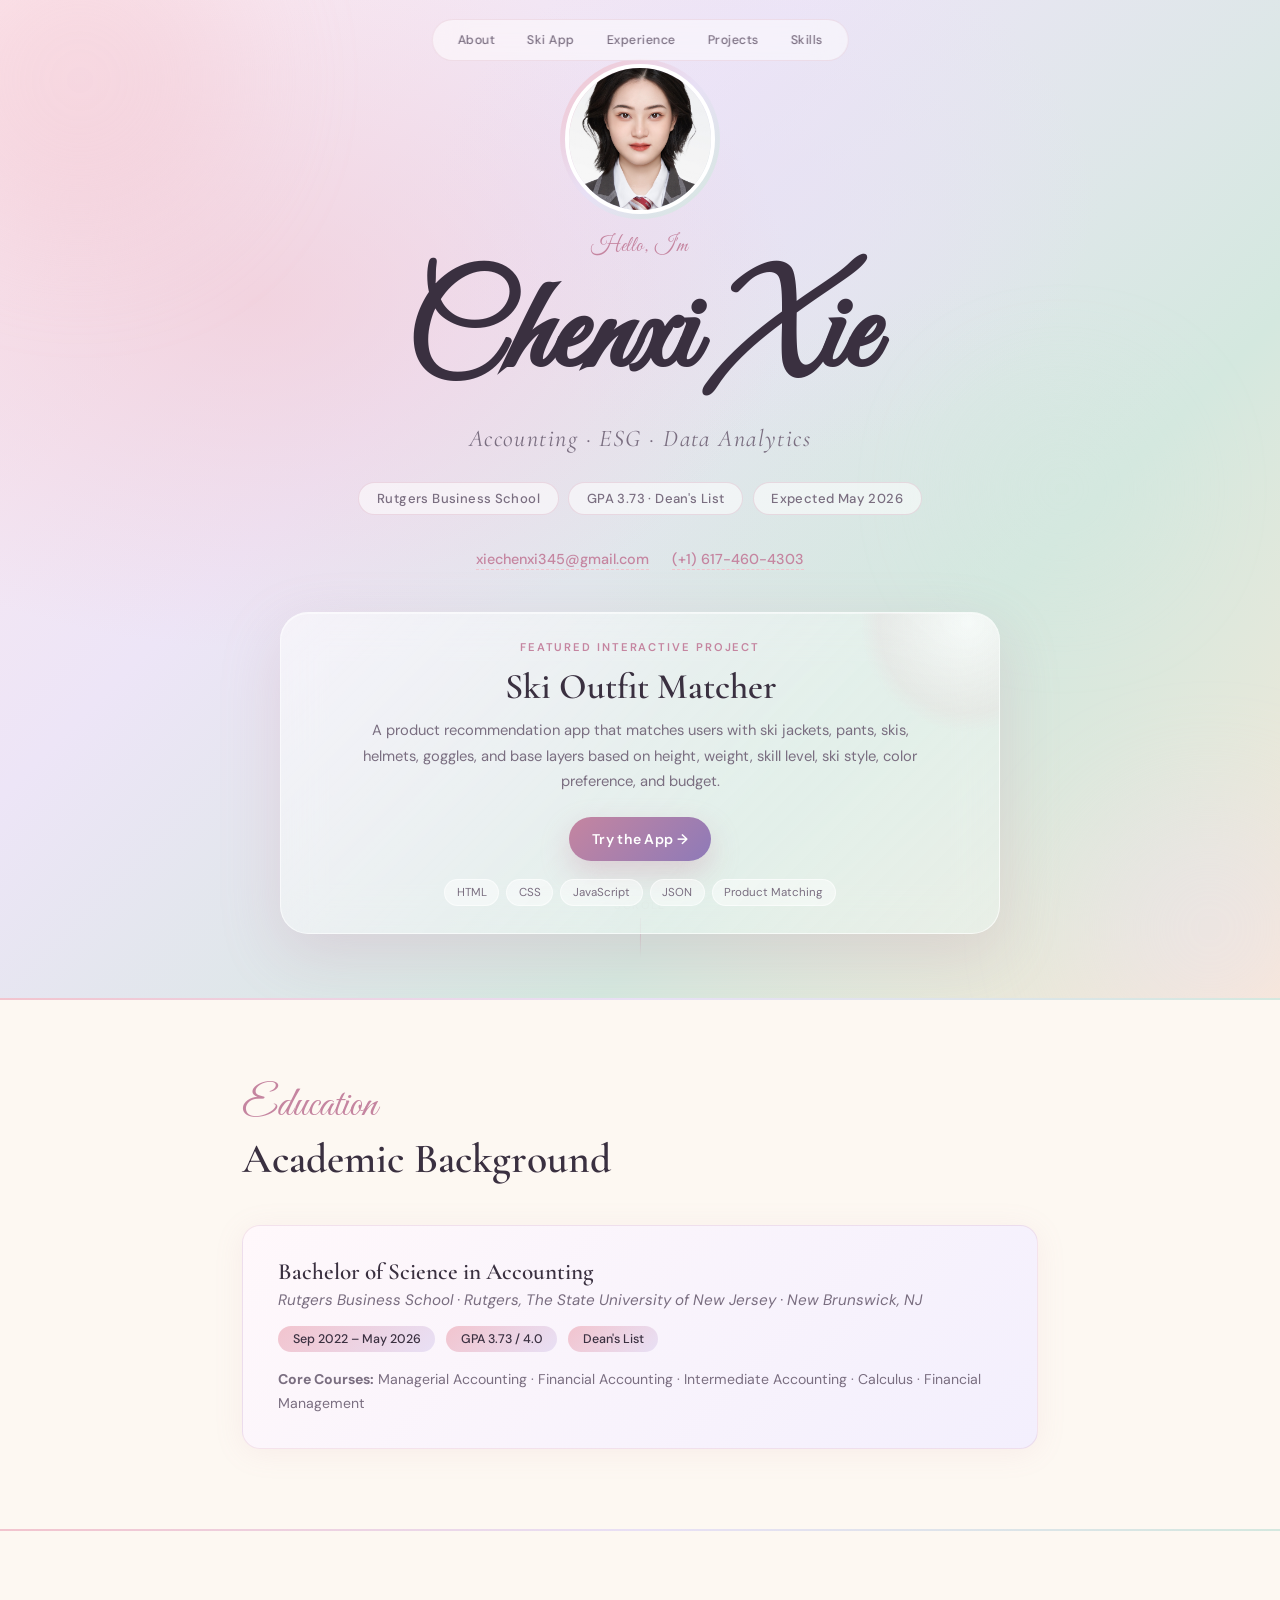
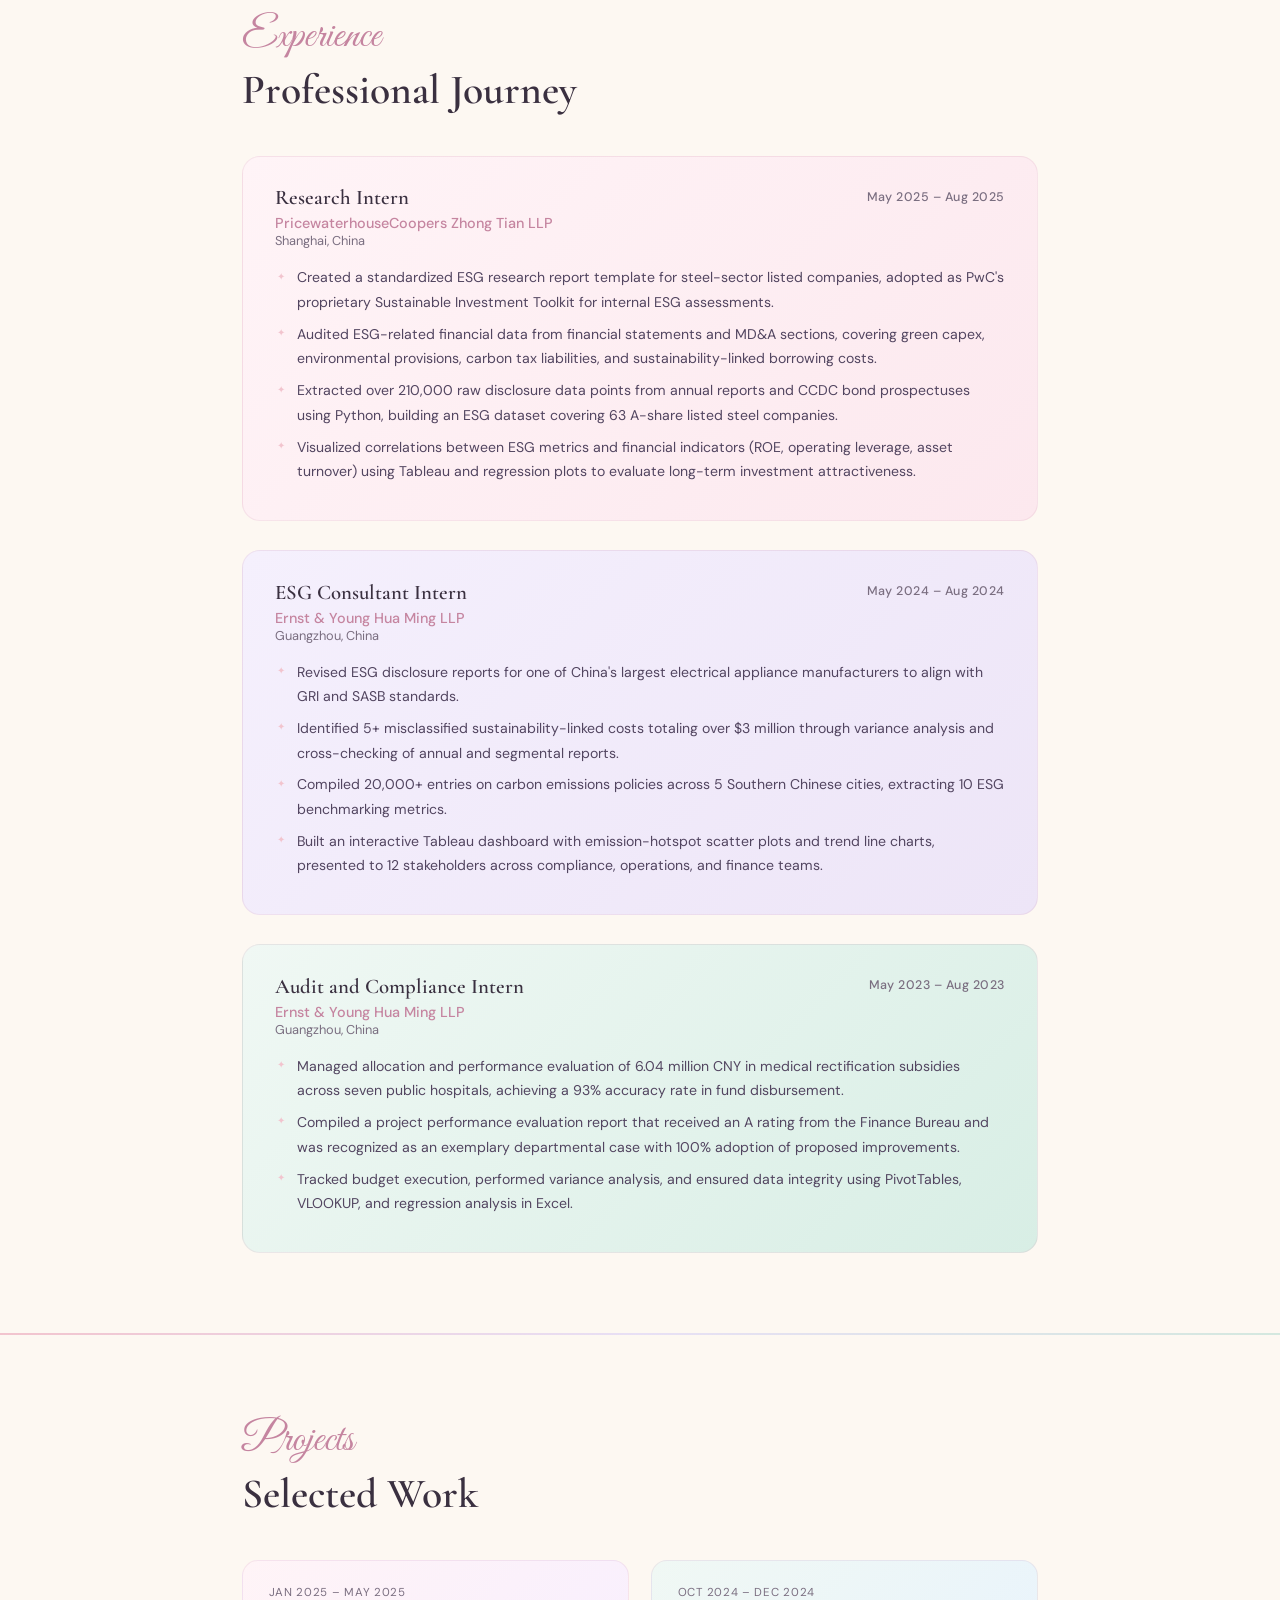
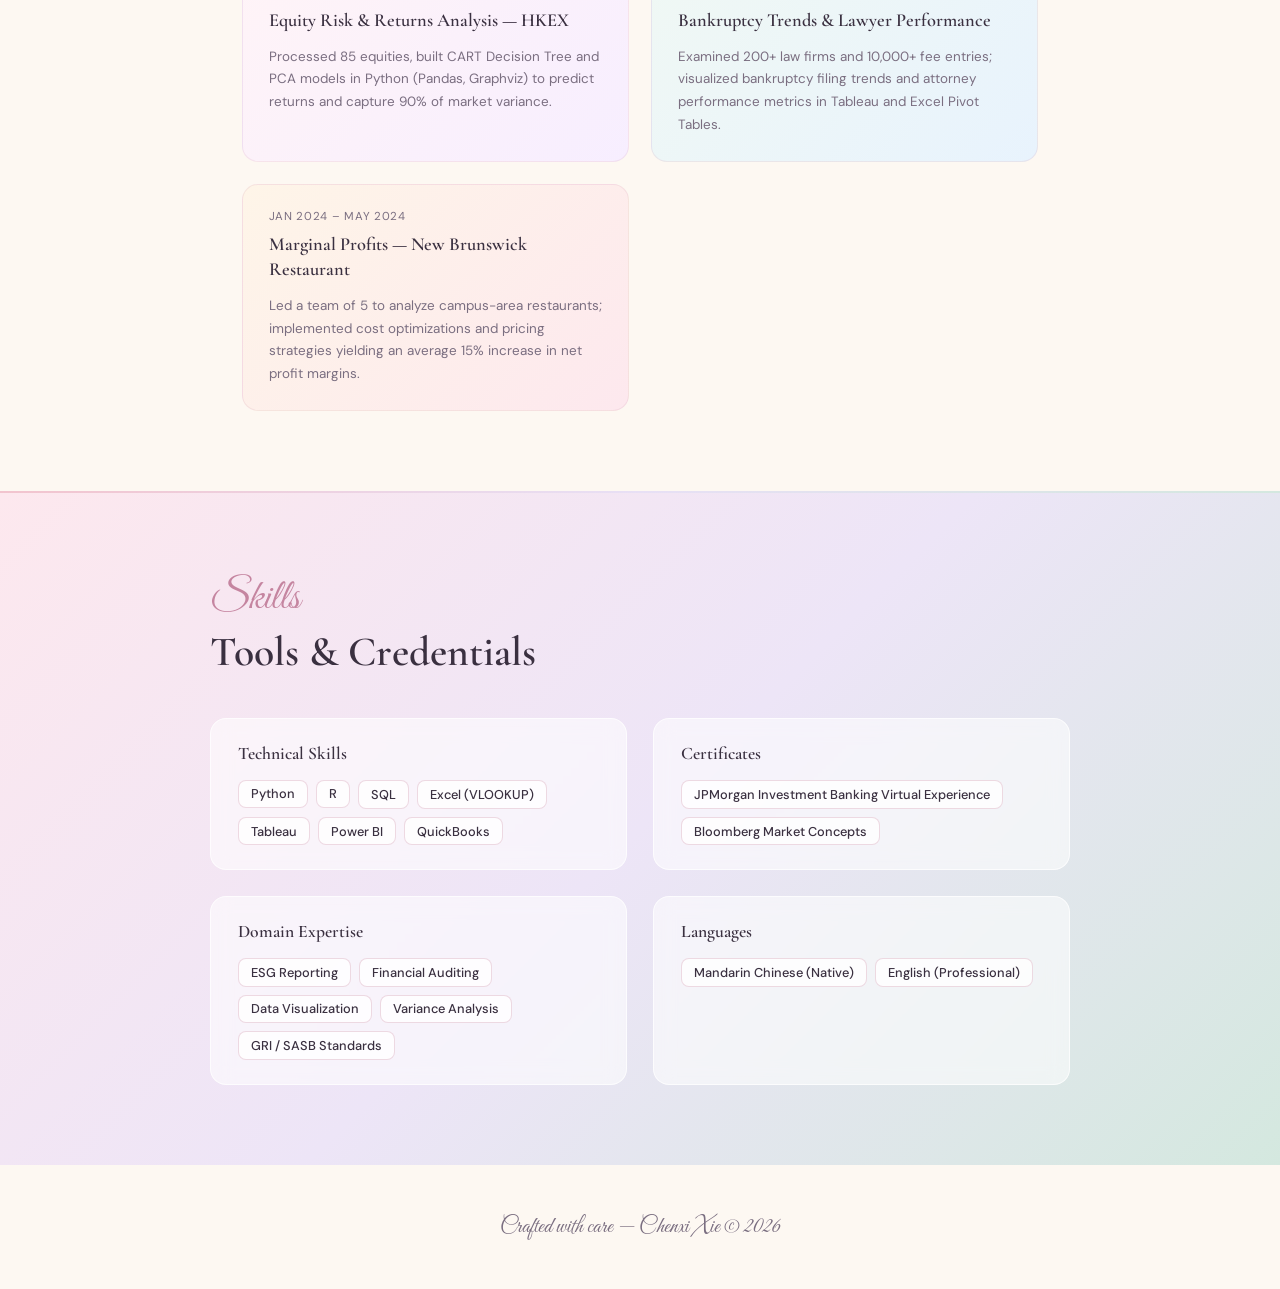
<file: index.html>
<!DOCTYPE html>
<!--
  ╔══════════════════════════════════════════════════════════════╗
  ║  GITHUB PAGES DEPLOYMENT                                    ║
  ║                                                              ║
  ║  File structure required:                                    ║
  ║  ├── index.html          ← this file (upload to root)       ║
  ║  └── Assets/                                                 ║
  ║       └── ProfilePic.jpeg ← your profile photo here         ║
  ║                                                              ║
  ║  Repository name must be:  username.github.io               ║
  ║  Settings → Pages → Source: Deploy from Branch → Main /root ║
  ╚══════════════════════════════════════════════════════════════╝
-->
<html lang="en">
<head>
  <meta charset="UTF-8" />
  <meta name="viewport" content="width=device-width, initial-scale=1.0"/>
  <title>Chenxi Xie — Personal Page</title>
  <link href="https://fonts.googleapis.com/css2?family=Cormorant+Garamond:ital,wght@0,300;0,400;0,600;1,300;1,400&family=DM+Sans:wght@300;400;500&family=Great+Vibes&display=swap" rel="stylesheet"/>
  <style>
    :root {
      --rose:     #f2c4ce;
      --blush:    #fde8ee;
      --lavender: #e8e0f5;
      --sage:     #d4e8df;
      --cream:    #fdf8f2;
      --peach:    #fce8d5;
      --text:     #3a3040;
      --muted:    #7a6e80;
      --accent:   #c585a0;
    }

    *, *::before, *::after { box-sizing: border-box; margin: 0; padding: 0; }

    html { scroll-behavior: smooth; }

    body {
      font-family: 'DM Sans', sans-serif;
      background: var(--cream);
      color: var(--text);
      overflow-x: hidden;
    }

    /* ─── HERO ─────────────────────────────────────────── */
    .hero {
      min-height: 100vh;
      display: flex;
      flex-direction: column;
      align-items: center;
      justify-content: center;
      text-align: center;
      position: relative;
      background: linear-gradient(135deg, #fde8ee 0%, #ede5f7 35%, #d4e8df 70%, #fce8d5 100%);
      padding: 4rem 2rem;
      overflow: hidden;
    }

    .hero::before {
      content: '';
      position: absolute;
      inset: 0;
      background:
        radial-gradient(ellipse 60% 50% at 20% 30%, rgba(242,196,206,0.55) 0%, transparent 70%),
        radial-gradient(ellipse 50% 60% at 80% 70%, rgba(212,232,223,0.50) 0%, transparent 70%),
        radial-gradient(ellipse 40% 40% at 60% 20%, rgba(232,224,245,0.60) 0%, transparent 65%);
      pointer-events: none;
    }

    /* floating blobs */
    .blob {
      position: absolute;
      border-radius: 50%;
      filter: blur(60px);
      opacity: 0.35;
      animation: float 8s ease-in-out infinite;
    }
    .blob1 { width: 320px; height: 320px; background: var(--rose);    top: -80px;  left: -80px;  animation-delay: 0s; }
    .blob2 { width: 260px; height: 260px; background: var(--lavender);bottom: -60px; right: -60px; animation-delay: 3s; }
    .blob3 { width: 180px; height: 180px; background: var(--sage);    top: 40%;   right: 10%;  animation-delay: 1.5s; }

    @keyframes float {
      0%, 100% { transform: translateY(0) scale(1); }
      50%       { transform: translateY(-20px) scale(1.04); }
    }

    .hero-tag {
      font-family: 'Great Vibes', cursive;
      font-size: 1.3rem;
      color: var(--accent);
      letter-spacing: 0.04em;
      margin-bottom: 0.5rem;
      opacity: 0;
      text-align: center;
      width: 100%;
      animation: fadeUp 0.8s 0.2s forwards;
    }

    .hero h1 {
      font-family: 'Great Vibes', cursive;
      font-size: clamp(4rem, 10vw, 8rem);
      color: var(--text);
      line-height: 1.1;
      opacity: 0;
      text-align: center;
      width: 100%;
      animation: fadeUp 0.9s 0.4s forwards;
    }

    .hero-sub {
      font-family: 'Cormorant Garamond', serif;
      font-size: clamp(1.1rem, 2.5vw, 1.5rem);
      font-style: italic;
      color: var(--muted);
      margin-top: 1rem;
      letter-spacing: 0.06em;
      opacity: 0;
      animation: fadeUp 0.9s 0.65s forwards;
    }

    .hero-pills {
      display: flex;
      flex-wrap: wrap;
      gap: 0.6rem;
      justify-content: center;
      margin-top: 1.8rem;
      opacity: 0;
      animation: fadeUp 0.9s 0.9s forwards;
    }

    .pill {
      background: rgba(255,255,255,0.55);
      backdrop-filter: blur(8px);
      border: 1px solid rgba(197,133,160,0.25);
      border-radius: 999px;
      padding: 0.45rem 1.1rem;
      font-size: 0.82rem;
      font-weight: 500;
      color: var(--muted);
      letter-spacing: 0.03em;
    }

    .contact-row {
      margin-top: 2.2rem;
      display: flex;
      gap: 1.4rem;
      flex-wrap: wrap;
      justify-content: center;
      opacity: 0;
      animation: fadeUp 0.9s 1.1s forwards;
    }

    .contact-row a {
      font-size: 0.9rem;
      font-weight: 500;
      color: var(--accent);
      text-decoration: none;
      border-bottom: 1px dashed var(--rose);
      padding-bottom: 1px;
      transition: color 0.2s, border-color 0.2s;
    }
    .contact-row a:hover { color: #a3607d; border-color: #a3607d; }

    @keyframes fadeUp {
      from { opacity: 0; transform: translateY(22px); }
      to   { opacity: 1; transform: translateY(0); }
    }


    /* ─── GLASS FEATURED APP CARD ───────────────────────── */
    .featured-app-card {
      position: relative;
      z-index: 2;
      width: min(720px, 92vw);
      margin-top: 2.6rem;
      padding: 1.7rem 1.9rem;
      border-radius: 28px;
      background: rgba(255, 255, 255, 0.36);
      border: 1px solid rgba(255, 255, 255, 0.62);
      box-shadow:
        0 20px 60px rgba(197, 133, 160, 0.22),
        inset 0 1px 0 rgba(255, 255, 255, 0.55);
      backdrop-filter: blur(20px);
      -webkit-backdrop-filter: blur(20px);
      overflow: hidden;
      opacity: 0;
      animation: fadeUp 0.9s 1.25s forwards;
    }

    .featured-app-card::before {
      content: '';
      position: absolute;
      width: 220px;
      height: 220px;
      border-radius: 50%;
      top: -100px;
      right: -80px;
      background: radial-gradient(circle, rgba(255,255,255,0.75), rgba(242,196,206,0.16) 58%, transparent 70%);
      pointer-events: none;
    }

    .featured-app-card::after {
      content: '';
      position: absolute;
      inset: 0;
      background: linear-gradient(135deg, rgba(255,255,255,0.28), transparent 45%, rgba(212,232,223,0.18));
      pointer-events: none;
    }

    .featured-app-content {
      position: relative;
      z-index: 1;
    }

    .featured-app-kicker {
      font-size: 0.7rem;
      letter-spacing: 0.17em;
      text-transform: uppercase;
      color: var(--accent);
      font-weight: 600;
      margin-bottom: 0.65rem;
    }

    .featured-app-title {
      font-family: 'Cormorant Garamond', serif;
      font-size: clamp(1.65rem, 4vw, 2.25rem);
      font-weight: 600;
      color: var(--text);
      margin-bottom: 0.65rem;
    }

    .featured-app-desc {
      max-width: 560px;
      margin: 0 auto;
      color: var(--muted);
      font-size: 0.92rem;
      line-height: 1.75;
    }

    .featured-app-actions {
      display: flex;
      justify-content: center;
      flex-wrap: wrap;
      gap: 0.85rem;
      margin-top: 1.35rem;
    }

    .featured-app-btn {
      display: inline-flex;
      align-items: center;
      justify-content: center;
      gap: 0.45rem;
      padding: 0.82rem 1.45rem;
      border-radius: 999px;
      text-decoration: none;
      font-size: 0.88rem;
      font-weight: 600;
      letter-spacing: 0.02em;
      color: white;
      background: linear-gradient(135deg, #c585a0, #8e7ab8);
      box-shadow: 0 12px 30px rgba(197, 133, 160, 0.32);
      transition: transform 0.25s ease, box-shadow 0.25s ease;
    }

    .featured-app-btn:hover {
      transform: translateY(-3px);
      box-shadow: 0 18px 40px rgba(197, 133, 160, 0.42);
    }

    .featured-app-tags {
      display: flex;
      justify-content: center;
      flex-wrap: wrap;
      gap: 0.45rem;
      margin-top: 1.1rem;
    }

    .featured-app-tag {
      border-radius: 999px;
      padding: 0.32rem 0.72rem;
      font-size: 0.72rem;
      color: var(--muted);
      background: rgba(255,255,255,0.48);
      border: 1px solid rgba(255,255,255,0.56);
    }

    /* ─── PROFILE PHOTO ────────────────────────────────── */
    .profile-photo-wrap {
      position: relative;
      width: 150px;
      height: 150px;
      margin-bottom: 1.2rem;
      opacity: 0;
      animation: fadeUp 0.9s 0.15s forwards;
    }

    .profile-photo-wrap::before {
      content: '';
      position: absolute;
      inset: -5px;
      border-radius: 50%;
      background: linear-gradient(135deg, var(--rose), var(--lavender), var(--sage));
      z-index: 0;
      animation: spinRing 6s linear infinite;
    }

    @keyframes spinRing {
      0%   { transform: rotate(0deg); }
      100% { transform: rotate(360deg); }
    }

    .profile-photo {
      position: relative;
      z-index: 1;
      width: 150px;
      height: 150px;
      border-radius: 50%;
      object-fit: cover;
      border: 4px solid white;
      display: block;
    }

    /* Fallback placeholder if image not found */
    .profile-photo-placeholder {
      position: relative;
      z-index: 1;
      width: 150px;
      height: 150px;
      border-radius: 50%;
      background: linear-gradient(135deg, var(--blush), var(--lavender));
      border: 4px solid white;
      display: flex;
      align-items: center;
      justify-content: center;
      font-family: 'Great Vibes', cursive;
      font-size: 3rem;
      color: var(--accent);
    }

    /* ─── SCROLL HINT ───────────────────────────────────── */
    .scroll-hint {
      position: absolute;
      bottom: 2.5rem;
      left: 50%;
      transform: translateX(-50%);
      display: flex;
      flex-direction: column;
      align-items: center;
      gap: 0.4rem;
      opacity: 0.5;
    }
    .scroll-hint span {
      font-size: 0.7rem;
      letter-spacing: 0.15em;
      text-transform: uppercase;
      color: var(--muted);
    }
    .scroll-line {
      width: 1px;
      height: 40px;
      background: linear-gradient(to bottom, var(--accent), transparent);
      animation: scrollPulse 2s ease-in-out infinite;
    }
    @keyframes scrollPulse {
      0%, 100% { transform: scaleY(1); opacity: 0.5; }
      50%       { transform: scaleY(0.5); opacity: 0.2; }
    }

    /* ─── SECTIONS ──────────────────────────────────────── */
    .section {
      max-width: 860px;
      margin: 0 auto;
      padding: 5rem 2rem;
    }

    .section-label {
      font-family: 'Great Vibes', cursive;
      font-size: 2.6rem;
      color: var(--accent);
      margin-bottom: 0.2rem;
    }

    .section-title {
      font-family: 'Cormorant Garamond', serif;
      font-size: clamp(1.8rem, 4vw, 2.6rem);
      font-weight: 600;
      color: var(--text);
      line-height: 1.2;
      margin-bottom: 2.5rem;
    }

    /* divider */
    .divider {
      width: 100%;
      height: 2px;
      background: linear-gradient(90deg, var(--rose) 0%, var(--lavender) 50%, var(--sage) 100%);
      border: none;
      margin: 0;
    }

    /* ─── EDUCATION ─────────────────────────────────────── */
    .edu-card {
      background: linear-gradient(135deg, #fff8fb 0%, #f3effd 100%);
      border-radius: 18px;
      border: 1px solid rgba(197,133,160,0.18);
      padding: 2rem 2.2rem;
      box-shadow: 0 4px 30px rgba(197,133,160,0.10);
    }

    .edu-card h3 {
      font-family: 'Cormorant Garamond', serif;
      font-size: 1.45rem;
      font-weight: 600;
      color: var(--text);
    }

    .edu-card .school {
      font-style: italic;
      color: var(--muted);
      font-size: 0.95rem;
      margin-top: 0.25rem;
    }

    .edu-meta {
      display: flex;
      flex-wrap: wrap;
      gap: 0.7rem;
      margin-top: 1rem;
    }

    .badge {
      background: linear-gradient(135deg, var(--rose), var(--lavender));
      border-radius: 999px;
      padding: 0.3rem 0.9rem;
      font-size: 0.78rem;
      font-weight: 500;
      color: var(--text);
    }

    .courses {
      margin-top: 1rem;
      font-size: 0.88rem;
      color: var(--muted);
      line-height: 1.7;
    }

    /* ─── EXPERIENCE ────────────────────────────────────── */
    .exp-list { display: flex; flex-direction: column; gap: 1.8rem; }

    .exp-card {
      border-radius: 18px;
      border: 1px solid rgba(197,133,160,0.15);
      padding: 1.8rem 2rem;
      position: relative;
      overflow: hidden;
      transition: box-shadow 0.3s, transform 0.3s;
    }
    .exp-card:hover {
      box-shadow: 0 8px 40px rgba(197,133,160,0.18);
      transform: translateY(-3px);
    }

    .exp-card.pwc  { background: linear-gradient(135deg, #fff4f7 0%, #fce8ee 100%); }
    .exp-card.ey1  { background: linear-gradient(135deg, #f5f0fd 0%, #ede5f7 100%); }
    .exp-card.ey2  { background: linear-gradient(135deg, #f0f8f4 0%, #d8eee5 100%); }

    .exp-header {
      display: flex;
      justify-content: space-between;
      align-items: flex-start;
      flex-wrap: wrap;
      gap: 0.5rem;
    }

    .exp-title {
      font-family: 'Cormorant Garamond', serif;
      font-size: 1.3rem;
      font-weight: 600;
    }

    .exp-period {
      font-size: 0.78rem;
      color: var(--muted);
      font-weight: 500;
      letter-spacing: 0.04em;
      white-space: nowrap;
      padding-top: 0.2rem;
    }

    .exp-company {
      font-size: 0.9rem;
      color: var(--accent);
      font-weight: 500;
      margin-top: 0.25rem;
    }

    .exp-location {
      font-size: 0.8rem;
      color: var(--muted);
    }

    .exp-bullets {
      margin-top: 1rem;
      padding-left: 1.1rem;
    }

    .exp-bullets li {
      font-size: 0.88rem;
      color: #524560;
      line-height: 1.75;
      margin-bottom: 0.45rem;
      list-style: none;
      padding-left: 0.3rem;
      position: relative;
    }

    .exp-bullets li::before {
      content: '✦';
      position: absolute;
      left: -1rem;
      color: var(--rose);
      font-size: 0.6rem;
      top: 0.35em;
    }

    /* ─── PROJECTS ──────────────────────────────────────── */
    .proj-grid {
      display: grid;
      grid-template-columns: repeat(auto-fill, minmax(270px, 1fr));
      gap: 1.4rem;
    }

    .proj-card {
      border-radius: 16px;
      padding: 1.5rem 1.6rem;
      border: 1px solid rgba(197,133,160,0.15);
      transition: transform 0.3s, box-shadow 0.3s;
    }
    .proj-card:hover {
      transform: translateY(-4px);
      box-shadow: 0 10px 35px rgba(197,133,160,0.18);
    }

    .proj-card:nth-child(1) { background: linear-gradient(135deg, #fff4f7, #f7eeff); }
    .proj-card:nth-child(2) { background: linear-gradient(135deg, #f0f8f4, #e8f3fd); }
    .proj-card:nth-child(3) { background: linear-gradient(135deg, #fef5e8, #fde8ee); }

    .proj-period {
      font-size: 0.72rem;
      color: var(--muted);
      letter-spacing: 0.06em;
      text-transform: uppercase;
      margin-bottom: 0.5rem;
    }

    .proj-name {
      font-family: 'Cormorant Garamond', serif;
      font-size: 1.15rem;
      font-weight: 600;
      color: var(--text);
      line-height: 1.35;
      margin-bottom: 0.8rem;
    }

    .proj-desc {
      font-size: 0.84rem;
      color: var(--muted);
      line-height: 1.7;
    }

    /* ─── SKILLS ────────────────────────────────────────── */
    .skills-section {
      background: linear-gradient(135deg, #fde8ee 0%, #ede5f7 50%, #d4e8df 100%);
      padding: 5rem 2rem;
    }

    .skills-inner { max-width: 860px; margin: 0 auto; }

    .skills-grid {
      display: grid;
      grid-template-columns: 1fr 1fr;
      gap: 1.6rem;
      margin-top: 2.5rem;
    }

    @media (max-width: 540px) { .skills-grid { grid-template-columns: 1fr; } }

    .skill-block {
      background: rgba(255,255,255,0.55);
      backdrop-filter: blur(10px);
      border-radius: 16px;
      border: 1px solid rgba(255,255,255,0.7);
      padding: 1.5rem 1.7rem;
    }

    .skill-block h4 {
      font-family: 'Cormorant Garamond', serif;
      font-size: 1.1rem;
      font-weight: 600;
      color: var(--text);
      margin-bottom: 1rem;
    }

    .skill-tags {
      display: flex;
      flex-wrap: wrap;
      gap: 0.5rem;
    }

    .skill-tag {
      background: rgba(255,255,255,0.8);
      border: 1px solid rgba(197,133,160,0.3);
      border-radius: 8px;
      padding: 0.3rem 0.75rem;
      font-size: 0.8rem;
      color: var(--text);
      font-weight: 500;
    }

    /* ─── FOOTER ────────────────────────────────────────── */
    footer {
      text-align: center;
      padding: 3rem 2rem;
      font-family: 'Great Vibes', cursive;
      font-size: 1.4rem;
      color: var(--muted);
      background: var(--cream);
    }

    /* ─── NAV ───────────────────────────────────────────── */
    nav {
      position: fixed;
      top: 1.2rem;
      left: 50%;
      transform: translateX(-50%);
      z-index: 100;
      display: flex;
      gap: 0.3rem;
      background: rgba(255,255,255,0.5);
      backdrop-filter: blur(16px);
      border: 1px solid rgba(197,133,160,0.2);
      border-radius: 999px;
      padding: 0.4rem 0.7rem;
    }

    nav a {
      font-size: 0.78rem;
      font-weight: 500;
      color: var(--muted);
      text-decoration: none;
      padding: 0.35rem 0.85rem;
      border-radius: 999px;
      letter-spacing: 0.04em;
      transition: background 0.2s, color 0.2s;
    }
    nav a:hover {
      background: rgba(197,133,160,0.15);
      color: var(--accent);
    }

    /* ─── APPEAR ON SCROLL ──────────────────────────────── */
    .reveal {
      opacity: 0;
      transform: translateY(30px);
      transition: opacity 0.7s ease, transform 0.7s ease;
    }
    .reveal.visible {
      opacity: 1;
      transform: translateY(0);
    }
  </style>
</head>
<body>

  <nav>
    <a href="#about">About</a>
    <a href="#ski-app">Ski App</a>
    <a href="#experience">Experience</a>
    <a href="#projects">Projects</a>
    <a href="#skills">Skills</a>
  </nav>

  <!-- ── HERO ── -->
  <section class="hero" id="about">
    <div class="blob blob1"></div>
    <div class="blob blob2"></div>
    <div class="blob blob3"></div>

    <div class="profile-photo-wrap">
      <img
        class="profile-photo"
        src="Assets/ProfilePic2.jpeg"
        alt="Chenxi Xie"
        onerror="this.style.display='none'; this.nextElementSibling.style.display='flex';"
      />
      <div class="profile-photo-placeholder" style="display:none;">C</div>
    </div>

    <p class="hero-tag">Hello, I'm</p>
    <h1>Chenxi Xie</h1>

    <p class="hero-sub">Accounting · ESG · Data Analytics</p>

    <div class="hero-pills">
      <span class="pill">Rutgers Business School</span>
      <span class="pill">GPA 3.73 · Dean's List</span>
      <span class="pill">Expected May 2026</span>
    </div>

    <div class="contact-row">
      <a href="mailto:xiechenxi345@gmail.com">xiechenxi345@gmail.com</a>
      <a href="tel:+16174604303">(+1) 617-460-4303</a>
    </div>


    <!-- ── FEATURED SKI APP BUTTON CARD ── -->
    <div class="featured-app-card" id="ski-app">
      <div class="featured-app-content">
        <p class="featured-app-kicker">Featured Interactive Project</p>
        <h2 class="featured-app-title">Ski Outfit Matcher</h2>
        <p class="featured-app-desc">
          A product recommendation app that matches users with ski jackets, pants, skis, helmets, goggles, and base layers based on height, weight, skill level, ski style, color preference, and budget.
        </p>

        <div class="featured-app-actions">
          <a class="featured-app-btn" href="ski.html" target="_blank" rel="noopener noreferrer">
            Try the App →
          </a>
        </div>

        <div class="featured-app-tags">
          <span class="featured-app-tag">HTML</span>
          <span class="featured-app-tag">CSS</span>
          <span class="featured-app-tag">JavaScript</span>
          <span class="featured-app-tag">JSON</span>
          <span class="featured-app-tag">Product Matching</span>
        </div>
      </div>
    </div>

    <div class="scroll-hint">
      <span>Scroll</span>
      <div class="scroll-line"></div>
    </div>
  </section>

  <hr class="divider">

  <!-- ── EDUCATION ── -->
  <section class="section" id="education">
    <div class="reveal">
      <p class="section-label">Education</p>
      <h2 class="section-title">Academic Background</h2>
    </div>
    <div class="reveal edu-card">
      <h3>Bachelor of Science in Accounting</h3>
      <p class="school">Rutgers Business School · Rutgers, The State University of New Jersey · New Brunswick, NJ</p>
      <div class="edu-meta">
        <span class="badge">Sep 2022 – May 2026</span>
        <span class="badge">GPA 3.73 / 4.0</span>
        <span class="badge">Dean's List</span>
      </div>
      <p class="courses"><strong>Core Courses:</strong> Managerial Accounting · Financial Accounting · Intermediate Accounting · Calculus · Financial Management</p>
    </div>
  </section>

  <hr class="divider">

  <!-- ── EXPERIENCE ── -->
  <section class="section" id="experience">
    <div class="reveal">
      <p class="section-label">Experience</p>
      <h2 class="section-title">Professional Journey</h2>
    </div>

    <div class="exp-list">

      <!-- PwC -->
      <div class="reveal exp-card pwc">
        <div class="exp-header">
          <div>
            <div class="exp-title">Research Intern</div>
            <div class="exp-company">PricewaterhouseCoopers Zhong Tian LLP</div>
            <div class="exp-location">Shanghai, China</div>
          </div>
          <span class="exp-period">May 2025 – Aug 2025</span>
        </div>
        <ul class="exp-bullets">
          <li>Created a standardized ESG research report template for steel-sector listed companies, adopted as PwC's proprietary Sustainable Investment Toolkit for internal ESG assessments.</li>
          <li>Audited ESG-related financial data from financial statements and MD&A sections, covering green capex, environmental provisions, carbon tax liabilities, and sustainability-linked borrowing costs.</li>
          <li>Extracted over 210,000 raw disclosure data points from annual reports and CCDC bond prospectuses using Python, building an ESG dataset covering 63 A-share listed steel companies.</li>
          <li>Visualized correlations between ESG metrics and financial indicators (ROE, operating leverage, asset turnover) using Tableau and regression plots to evaluate long-term investment attractiveness.</li>
        </ul>
      </div>

      <!-- EY ESG -->
      <div class="reveal exp-card ey1">
        <div class="exp-header">
          <div>
            <div class="exp-title">ESG Consultant Intern</div>
            <div class="exp-company">Ernst & Young Hua Ming LLP</div>
            <div class="exp-location">Guangzhou, China</div>
          </div>
          <span class="exp-period">May 2024 – Aug 2024</span>
        </div>
        <ul class="exp-bullets">
          <li>Revised ESG disclosure reports for one of China's largest electrical appliance manufacturers to align with GRI and SASB standards.</li>
          <li>Identified 5+ misclassified sustainability-linked costs totaling over $3 million through variance analysis and cross-checking of annual and segmental reports.</li>
          <li>Compiled 20,000+ entries on carbon emissions policies across 5 Southern Chinese cities, extracting 10 ESG benchmarking metrics.</li>
          <li>Built an interactive Tableau dashboard with emission-hotspot scatter plots and trend line charts, presented to 12 stakeholders across compliance, operations, and finance teams.</li>
        </ul>
      </div>

      <!-- EY Audit -->
      <div class="reveal exp-card ey2">
        <div class="exp-header">
          <div>
            <div class="exp-title">Audit and Compliance Intern</div>
            <div class="exp-company">Ernst & Young Hua Ming LLP</div>
            <div class="exp-location">Guangzhou, China</div>
          </div>
          <span class="exp-period">May 2023 – Aug 2023</span>
        </div>
        <ul class="exp-bullets">
          <li>Managed allocation and performance evaluation of 6.04 million CNY in medical rectification subsidies across seven public hospitals, achieving a 93% accuracy rate in fund disbursement.</li>
          <li>Compiled a project performance evaluation report that received an A rating from the Finance Bureau and was recognized as an exemplary departmental case with 100% adoption of proposed improvements.</li>
          <li>Tracked budget execution, performed variance analysis, and ensured data integrity using PivotTables, VLOOKUP, and regression analysis in Excel.</li>
        </ul>
      </div>

    </div>
  </section>

  <hr class="divider">

  <!-- ── PROJECTS ── -->
  <section class="section" id="projects">
    <div class="reveal">
      <p class="section-label">Projects</p>
      <h2 class="section-title">Selected Work</h2>
    </div>

    <div class="proj-grid">

      <div class="reveal proj-card">
        <p class="proj-period">Jan 2025 – May 2025</p>
        <p class="proj-name">Equity Risk & Returns Analysis — HKEX</p>
        <p class="proj-desc">Processed 85 equities, built CART Decision Tree and PCA models in Python (Pandas, Graphviz) to predict returns and capture 90% of market variance.</p>
      </div>

      <div class="reveal proj-card">
        <p class="proj-period">Oct 2024 – Dec 2024</p>
        <p class="proj-name">Bankruptcy Trends & Lawyer Performance</p>
        <p class="proj-desc">Examined 200+ law firms and 10,000+ fee entries; visualized bankruptcy filing trends and attorney performance metrics in Tableau and Excel Pivot Tables.</p>
      </div>

      <div class="reveal proj-card">
        <p class="proj-period">Jan 2024 – May 2024</p>
        <p class="proj-name">Marginal Profits — New Brunswick Restaurant</p>
        <p class="proj-desc">Led a team of 5 to analyze campus-area restaurants; implemented cost optimizations and pricing strategies yielding an average 15% increase in net profit margins.</p>
      </div>

    </div>
  </section>

  <hr class="divider">

  <!-- ── SKILLS ── -->
  <section class="skills-section" id="skills">
    <div class="skills-inner">
      <div class="reveal">
        <p class="section-label">Skills</p>
        <h2 class="section-title">Tools & Credentials</h2>
      </div>

      <div class="skills-grid">
        <div class="reveal skill-block">
          <h4>Technical Skills</h4>
          <div class="skill-tags">
            <span class="skill-tag">Python</span>
            <span class="skill-tag">R</span>
            <span class="skill-tag">SQL</span>
            <span class="skill-tag">Excel (VLOOKUP)</span>
            <span class="skill-tag">Tableau</span>
            <span class="skill-tag">Power BI</span>
            <span class="skill-tag">QuickBooks</span>
          </div>
        </div>
        <div class="reveal skill-block">
          <h4>Certificates</h4>
          <div class="skill-tags">
            <span class="skill-tag">JPMorgan Investment Banking Virtual Experience</span>
            <span class="skill-tag">Bloomberg Market Concepts</span>
          </div>
        </div>
        <div class="reveal skill-block">
          <h4>Domain Expertise</h4>
          <div class="skill-tags">
            <span class="skill-tag">ESG Reporting</span>
            <span class="skill-tag">Financial Auditing</span>
            <span class="skill-tag">Data Visualization</span>
            <span class="skill-tag">Variance Analysis</span>
            <span class="skill-tag">GRI / SASB Standards</span>
          </div>
        </div>
        <div class="reveal skill-block">
          <h4>Languages</h4>
          <div class="skill-tags">
            <span class="skill-tag">Mandarin Chinese (Native)</span>
            <span class="skill-tag">English (Professional)</span>
          </div>
        </div>
      </div>
    </div>
  </section>

  <!-- ── FOOTER ── -->
  <footer>
    Crafted with care — Chenxi Xie © 2026
  </footer>

  <script>
    // Scroll reveal
    const reveals = document.querySelectorAll('.reveal');
    const observer = new IntersectionObserver((entries) => {
      entries.forEach(e => {
        if (e.isIntersecting) {
          e.target.classList.add('visible');
          observer.unobserve(e.target);
        }
      });
    }, { threshold: 0.12 });
    reveals.forEach(el => observer.observe(el));
  </script>

</body>
</html>
</file>
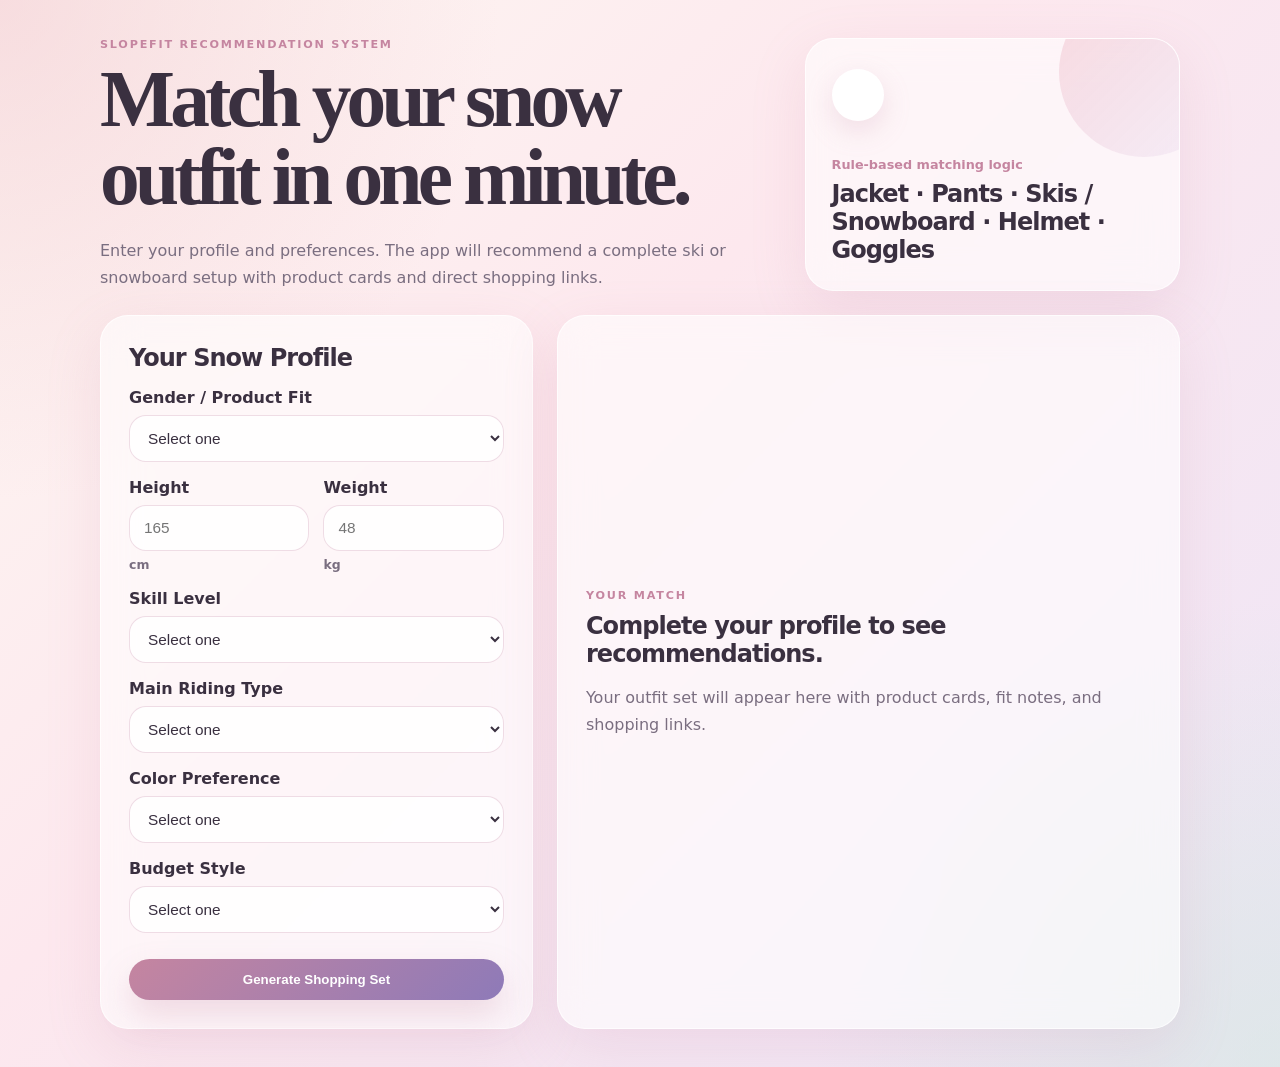
<file: ski.html>
<!DOCTYPE html>
<html lang="en">
<head>
  <meta charset="UTF-8" />
  <meta name="viewport" content="width=device-width, initial-scale=1.0" />
  <title>SlopeFit | Product Recommendation App</title>
  <link rel="stylesheet" href="style.css" />
</head>
<body>
  <main class="app-page">
    <section class="app-hero">
      <div>
        <p class="eyebrow">SlopeFit Recommendation System</p>
        <h1>Match your snow outfit in one minute.</h1>
        <p class="subtitle">
          Enter your profile and preferences. The app will recommend a complete ski or snowboard setup
          with product cards and direct shopping links.
        </p>
      </div>

      <div class="mini-card">
        <span class="orb"></span>
        <p>Rule-based matching logic</p>
        <h2>Jacket · Pants · Skis / Snowboard · Helmet · Goggles</h2>
      </div>
    </section>

    <section class="matcher-layout">
      <form id="matchForm" class="panel form-panel">
        <h2>Your Snow Profile</h2>

        <label>
          Gender / Product Fit
          <select id="gender" required>
            <option value="">Select one</option>
            <option value="women">Women's fit</option>
            <option value="men">Men's fit</option>
            <option value="unisex">Unisex / no preference</option>
          </select>
        </label>

        <div class="grid-2">
          <label>
            Height
            <input id="height" type="number" min="120" max="220" placeholder="165" required />
            <span>cm</span>
          </label>

          <label>
            Weight
            <input id="weight" type="number" min="30" max="150" placeholder="48" required />
            <span>kg</span>
          </label>
        </div>

        <label>
          Skill Level
          <select id="level" required>
            <option value="">Select one</option>
            <option value="beginner">Beginner</option>
            <option value="intermediate">Non-beginner / Intermediate</option>
            <option value="advanced">Advanced</option>
          </select>
        </label>

        <label>
          Main Riding Type
          <select id="snowType" required>
            <option value="">Select one</option>
            <option value="groomer">Skiing — groomed resort runs</option>
            <option value="powder">Skiing — powder / soft snow</option>
            <option value="park">Skiing — park / freestyle</option>
            <option value="allMountain">Skiing — all-mountain</option>
            <option value="snowboardGroomer">Snowboarding — groomed resort runs</option>
            <option value="snowboardPowder">Snowboarding — powder / freeride</option>
            <option value="snowboardPark">Snowboarding — park / freestyle</option>
            <option value="snowboardAllMountain">Snowboarding — all-mountain</option>
          </select>
        </label>

        <label>
          Color Preference
          <select id="color" required>
            <option value="">Select one</option>
            <option value="white">Clean white / ivory</option>
            <option value="black">Black / charcoal</option>
            <option value="blue">Icy blue / navy</option>
            <option value="pink">Soft pink / rose</option>
            <option value="earth">Beige / olive / brown</option>
          </select>
        </label>

        <label>
          Budget Style
          <select id="budget" required>
            <option value="">Select one</option>
            <option value="value">Value-focused</option>
            <option value="balanced">Balanced</option>
            <option value="premium">Premium</option>
          </select>
        </label>

        <button type="submit">Generate Shopping Set</button>
      </form>

      <section id="result" class="panel result-panel empty-state">
        <p class="eyebrow">Your Match</p>
        <h2>Complete your profile to see recommendations.</h2>
        <p class="result-summary">
          Your outfit set will appear here with product cards, fit notes, and shopping links.
        </p>
      </section>
    </section>
  </main>

  <script src="app.js"></script>
</body>
</html>
</file>
<file: style.css>
* {
  box-sizing: border-box;
}

body {
  margin: 0;
  font-family: Inter, ui-sans-serif, system-ui, -apple-system, BlinkMacSystemFont, "Segoe UI", sans-serif;
  color: #3a3040;
  background:
    radial-gradient(circle at top left, rgba(242, 196, 206, 0.52), transparent 30%),
    radial-gradient(circle at bottom right, rgba(212, 232, 223, 0.58), transparent 28%),
    linear-gradient(135deg, #fdf8f2 0%, #fde8ee 42%, #ede5f7 100%);
  min-height: 100vh;
}

.app-page {
  width: min(1080px, 94%);
  margin: 0 auto;
  padding: 38px 0;
}

.app-hero {
  display: grid;
  grid-template-columns: 1.45fr 0.8fr;
  gap: 24px;
  align-items: stretch;
  margin-bottom: 24px;
}

.eyebrow {
  margin: 0 0 10px;
  text-transform: uppercase;
  letter-spacing: 0.16em;
  font-size: 0.7rem;
  font-weight: 800;
  color: #c585a0;
}

h1 {
  margin: 0;
  font-family: Georgia, "Times New Roman", serif;
  font-size: clamp(2.55rem, 6.2vw, 5.25rem);
  line-height: 0.98;
  letter-spacing: -0.06em;
}

.subtitle,
.result-summary,
.product-reason,
.note-text {
  color: #7a6e80;
  line-height: 1.7;
}

.subtitle {
  margin: 20px 0 0;
  max-width: 690px;
  font-size: 1rem;
}

.panel,
.mini-card,
.product-card {
  border: 1px solid rgba(255, 255, 255, 0.72);
  background: rgba(255, 255, 255, 0.58);
  backdrop-filter: blur(18px);
  border-radius: 28px;
  box-shadow: 0 18px 55px rgba(197, 133, 160, 0.16);
}

.mini-card {
  padding: 26px;
  display: flex;
  flex-direction: column;
  justify-content: flex-end;
  min-height: 220px;
  position: relative;
  overflow: hidden;
}

.mini-card::before {
  content: "";
  position: absolute;
  width: 170px;
  height: 170px;
  border-radius: 50%;
  right: -50px;
  top: -52px;
  background: linear-gradient(135deg, rgba(242,196,206,0.6), rgba(232,224,245,0.38));
}

.orb {
  width: 52px;
  height: 52px;
  border-radius: 50%;
  background: #ffffff;
  box-shadow: 0 10px 28px rgba(197, 133, 160, 0.22);
  margin-bottom: 36px;
}

.mini-card p {
  margin: 0 0 8px;
  color: #c585a0;
  font-weight: 700;
  font-size: 0.8rem;
}

.mini-card h2,
.form-panel h2,
.result-panel h2 {
  margin: 0;
  letter-spacing: -0.04em;
}

.matcher-layout {
  display: grid;
  grid-template-columns: 0.82fr 1.18fr;
  gap: 24px;
}

.form-panel,
.result-panel {
  padding: 28px;
}

.grid-2 {
  display: grid;
  grid-template-columns: 1fr 1fr;
  gap: 14px;
}

label {
  display: block;
  font-weight: 700;
  color: #3a3040;
  margin-top: 16px;
}

input,
select {
  width: 100%;
  margin-top: 8px;
  padding: 13px 14px;
  border-radius: 17px;
  border: 1px solid rgba(197, 133, 160, 0.28);
  background: rgba(255, 255, 255, 0.86);
  color: #3a3040;
  outline: none;
  font-size: 0.96rem;
}

label span {
  display: inline-block;
  margin-top: 6px;
  font-size: 0.78rem;
  color: #7a6e80;
}

input:focus,
select:focus {
  border-color: #c585a0;
  box-shadow: 0 0 0 4px rgba(197, 133, 160, 0.16);
}

button,
.shop-button {
  border: 0;
  border-radius: 999px;
  padding: 13px 18px;
  font-weight: 800;
  color: white;
  background: linear-gradient(135deg, #c585a0, #8e7ab8);
  cursor: pointer;
  box-shadow: 0 15px 32px rgba(197, 133, 160, 0.26);
  transition: transform 0.2s ease, box-shadow 0.2s ease;
  text-decoration: none;
  text-align: center;
}

button {
  width: 100%;
  margin-top: 26px;
}

button:hover,
.shop-button:hover {
  transform: translateY(-2px);
  box-shadow: 0 19px 40px rgba(197, 133, 160, 0.34);
}

.empty-state {
  display: flex;
  flex-direction: column;
  justify-content: center;
  min-height: 520px;
}

.match-header {
  display: flex;
  justify-content: space-between;
  gap: 1rem;
  align-items: flex-start;
  margin-bottom: 20px;
}

.price-badge {
  white-space: nowrap;
  padding: 8px 14px;
  border-radius: 999px;
  background: rgba(255,255,255,0.72);
  border: 1px solid rgba(197,133,160,0.22);
  color: #8d5870;
  font-weight: 800;
}

.fit-note {
  margin: 20px 0;
  padding: 16px 18px;
  border-radius: 20px;
  background: linear-gradient(135deg, rgba(253,232,238,0.92), rgba(212,232,223,0.82));
}

.product-grid {
  display: grid;
  grid-template-columns: 1fr 1fr;
  gap: 15px;
  margin-top: 18px;
}

.product-card {
  padding: 18px;
  box-shadow: none;
}

.product-category {
  display: inline-block;
  font-size: 0.68rem;
  text-transform: uppercase;
  letter-spacing: 0.14em;
  color: #c585a0;
  font-weight: 800;
  margin-bottom: 9px;
}

.product-card h3 {
  margin: 0 0 8px;
  font-size: 1rem;
  line-height: 1.25;
}

.product-meta {
  display: flex;
  gap: 8px;
  flex-wrap: wrap;
  margin: 10px 0 12px;
}

.product-pill {
  font-size: 0.74rem;
  border-radius: 999px;
  padding: 5px 9px;
  background: rgba(255,255,255,0.76);
  border: 1px solid rgba(197,133,160,0.18);
  color: #7a6e80;
}

.product-reason {
  font-size: 0.85rem;
  margin-bottom: 14px;
}

.shop-button {
  display: inline-block;
  width: 100%;
  font-size: 0.86rem;
}

.disclaimer {
  margin-top: 18px;
  font-size: 0.76rem;
  color: #8b8190;
  line-height: 1.6;
}

@media (max-width: 880px) {
  .app-hero,
  .matcher-layout,
  .product-grid,
  .grid-2 {
    grid-template-columns: 1fr;
  }

  .app-page {
    padding: 28px 0;
  }

  .form-panel,
  .result-panel,
  .mini-card {
    padding: 22px;
    border-radius: 24px;
  }

  .match-header {
    flex-direction: column;
  }

  .price-badge {
    white-space: normal;
  }
}
</file>
